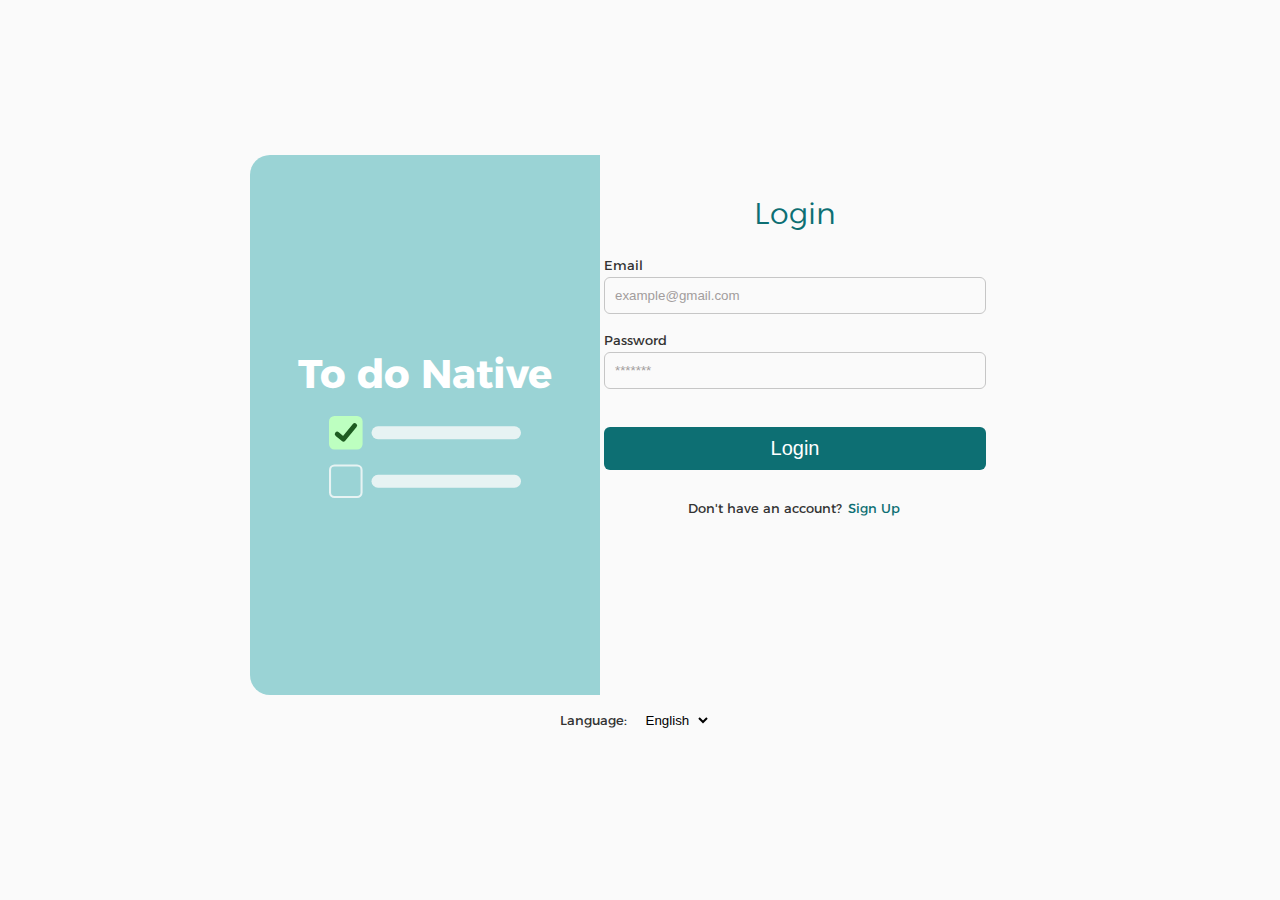
<file: index.html>
<!DOCTYPE html>
<html lang="en">

<head>
    <meta charset="UTF-8">
    <meta name="viewport" content="width=device-width, initial-scale=1.0">
    <title>To do Javascript</title>
    <link rel="stylesheet" href="./styles/colors.css">
    <link rel="stylesheet" href="./styles/general.css">
    <link rel="stylesheet" href="./styles/form.css">
    <script defer src="./scripts/translation.js"></script>
    <script defer src="./scripts/lang.js"></script>
    <script defer src="./scripts/auth.js"></script>
</head>

<body>
    <div class="login-page">
        <main>
            <aside>
                <h1>To do Native</h1>
                <img src="./assets/svgs/todoNative.svg" />
            </aside>
            <section class="form-container">
                <h2 data-key="login"></h2>
                <form id="loginForm" class="form">

                    <div class="input">
                        <label for="email" data-key="email"></label>
                        <input type="email" name="email" id="email" placeholder="example@gmail.com" />
                        <div id="emailError" class="error"></div>
                    </div>

                    <div class="input">
                        <label for="password" data-key="password"></label>
                        <input type="password" name="password" id="password" placeholder="*******" />
                        <div id="passwordError" class="error"></div>
                    </div>

                    <button class="primary-btn" data-key="login"></button>
                </form>

                <p>
                    <span data-key="signupMessage"></span>
                    <a href="./signup.html" class="text-btn" data-key="signup"></a>
                </p>
            </section>
        </main>
        <footer>
            <label for="language" class="language" data-key="language">Language:</label>
            <select name="language" id="language">
                <option value="en">English</option>
                <option value="ar">عربي</option>
            </select>
        </footer>
    </div>
</body>

</html>
</file>
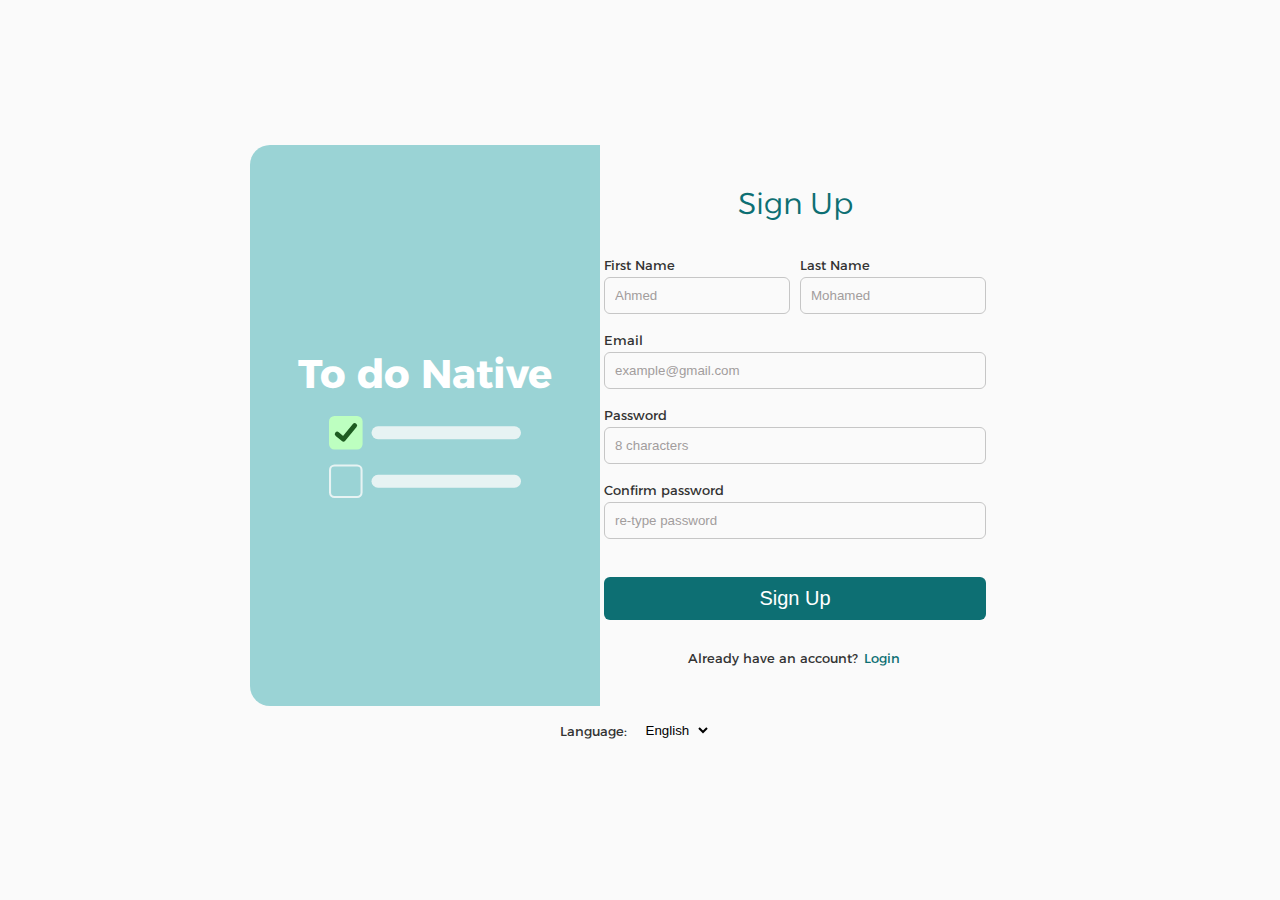
<file: signup.html>
<!DOCTYPE html>
<html lang="en">

<head>
    <meta charset="UTF-8">
    <meta name="viewport" content="width=device-width, initial-scale=1.0">
    <title>To do Javascript</title>
    <link rel="stylesheet" href="./styles/colors.css">
    <link rel="stylesheet" href="./styles/general.css">
    <link rel="stylesheet" href="./styles/form.css">

    <script defer src="./scripts/translation.js"></script>
    <script defer src="./scripts/lang.js"></script>
    <script defer src="./scripts/auth.js"></script>
</head>

<body>
    <div class="signup-page">
        <main>
            <aside>
                <h1>To do Native</h1>
                <img src="./assets/svgs/todoNative.svg" />
            </aside>
            <section class="form-container">
                <h2 data-key="signup"></h2>
                <form id="signupForm" class="form">

                    <div class="container-row">
                        <div class="input">
                            <label for="firstName" data-key="firstName"></label>
                            <input type="text" name="firstName" id="firstName" data-key="firstNamePlaceholder" />
                            <div id="firstNameError" class="error"></div>
                        </div>

                        <div class="input">
                            <label for="lastName" data-key="lastName"></label>
                            <input type="text" name="lastName" id="lastName" data-key="lastNamePlaceholder" />
                            <div id="lastNameError" class="error"></div>
                        </div>
                    </div>

                    <div class="input">
                        <label for="email" data-key="email"></label>
                        <input type="email" name="email" id="email" placeholder="example@gmail.com" />
                        <div id="emailError" class="error"></div>
                    </div>

                    <div class="input">
                        <label for="password" data-key="password"></label>
                        <input type="password" name="password" id="password" data-key="passwordPlaceholder"
                            placeholder="8 characters" />
                        <div id="passwordError" class="error"></div>
                    </div>

                    <div class="input">
                        <label for="confirmPassword" data-key="confirmPassword" data-key="confirmPassword"></label>
                        <input type="password" name="confirmPassword" id="confirmPassword"
                            data-key="confirmPasswordPlaceholder" />
                        <div id="confirmError" class="error"></div>
                    </div>

                    <button class="primary-btn" data-key="signup"></button>
                </form>

                <p>
                    <span data-key="loginMessage"></span>
                    <a href="./index.html" class="text-btn" data-key="login"></a>
                </p>
            </section>
        </main>
        <footer>
            <label for="language" class="language" data-key="language"></label>
            <select name="language" id="language">
                <option value="en">English</option>
                <option value="ar">عربي</option>
            </select>
        </footer>
    </div>
</body>

</html>
</file>
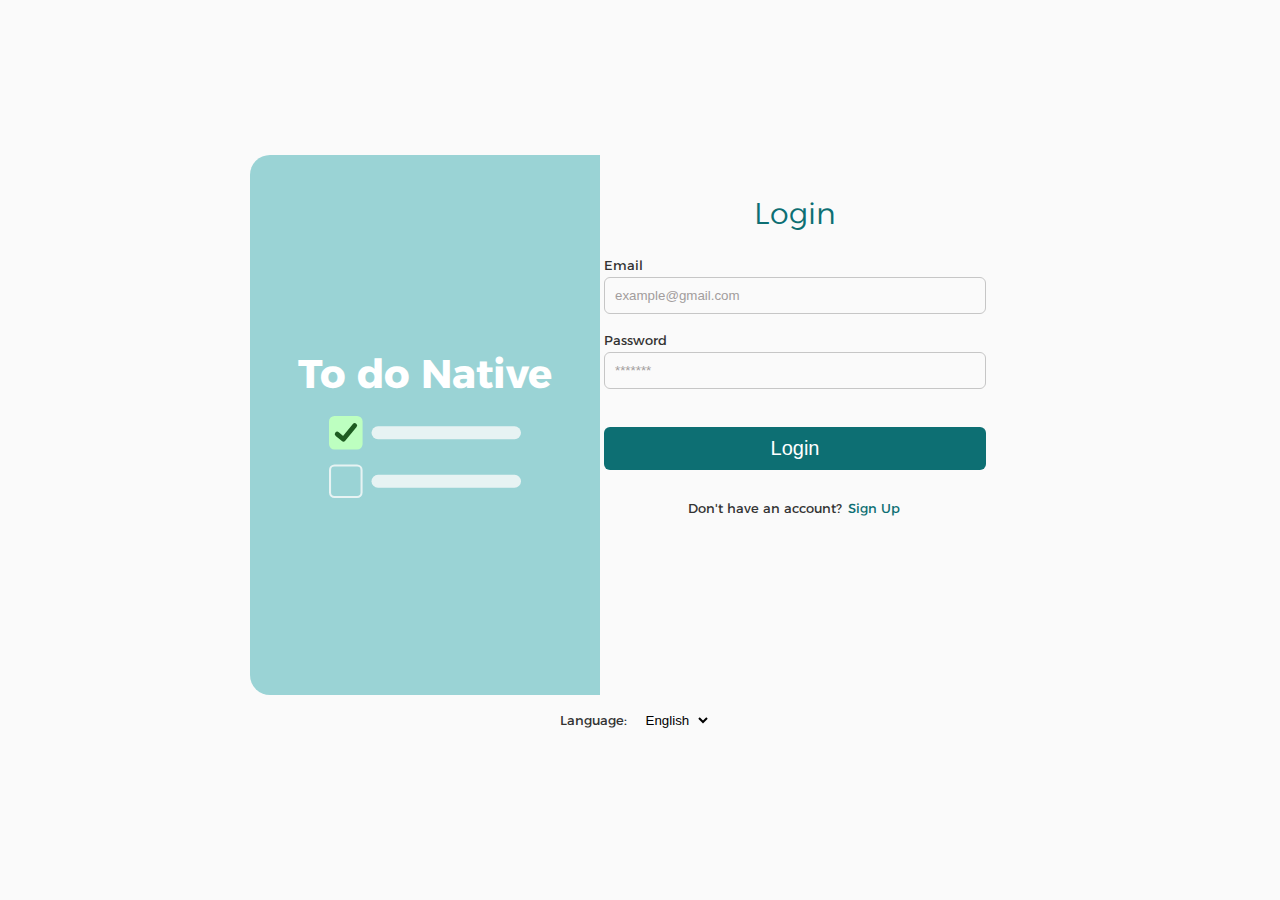
<file: tasks.html>
<!DOCTYPE html>
<html lang="en">

<head>
    <meta charset="UTF-8">
    <meta name="viewport" content="width=device-width, initial-scale=1.0">
    <title>To do Native</title>
    <link rel="stylesheet" href="./styles/colors.css">
    <link rel="stylesheet" href="./styles/general.css">
    <link rel="stylesheet" href="./styles/tasks.css">

    <script defer src="./scripts/tasks.js"></script>
</head>

<body>
    <div class="tasks-page">

        <header>
            <a href="./tasks.html">To do Native</a>
            <button class="text-btn" id="logout">Logout</button>
        </header>
        <main>
            <section class="greeting">
                <p>Good morning, Yasmin!👋</p>
                <h2><span>Today is</span> <span class="date">Sun, 14 Sep 2025</span></h2>
            </section>
            <section class="tasks-section">
                <form class="add-task" id="addTask">
                    <input type="text" id="newTask" placeholder="What is there do to?..." />
                    <button class="primary-btn">Add Task</button>
                </form>
                <div class="tasks-container" id="taskContainer"></div>
            </section>
        </main>
    </div>
</body>

</html>
</file>
<file: styles/colors.css>
:root {

    /* Brand colors */
    --primary-btn-color: hsl(182, 80%, 25%);
    --success-200: hsl(123, 100%, 87%);
    --success-800: hsl(123, 51%, 24%);
    --error: hsl(0, 90%, 64%);
    --warin: hsl(43, 75%, 62%);

    /* Neutral shades */
    --text-color: hsl(0, 0%, 20%);
    --placeholder-color: hsl(0, 2.6%, 62.5%);
    --background-color-100: hsl(0, 0%, 98%);
    --background-color-200: hsl(0, 0%, 98%);
    --background-color-300: hsl(182, 41%, 72%);

    --white: hsl(0, 0%, 100%);
    --todo-background-color: hsl(180, 33%, 96%);


}
</file>
<file: styles/general.css>
* {
    box-sizing: border-box;
    padding: 0;
    margin: 0;
}

@font-face {
    font-family: 'Alexandria';
    src: url('../assets/fonts/Alexandria/Alexandria-Light.ttf');
    font-weight: 300;
}

@font-face {
    font-family: 'Alexandria';
    src: url('../assets/fonts/Alexandria/Alexandria-Regular.ttf');
    font-weight: 400;
}

@font-face {
    font-family: 'Alexandria';
    src: url('../assets/fonts/Alexandria/Alexandria-Bold.ttf');
    font-weight: 700;
}

html {
    font-size: 62.5%;
    font-family: 'Alexandria';
    color: var(--text-color);
}

footer {
    background-color: var(--background-color-200);
    display: flex;
    min-height: 5rem;
    align-items: center;
    justify-content: flex-end;
}

select {
    padding: 0.5rem;
    border: none;
    border-radius: 4px;
    background-color: var(--background-color-400);
    margin-inline-end: 2rem;
}

.language {
    padding: 1rem;
    margin: 0;
}

h1 {
    font-size: 4rem;
    font-weight: 700;
    margin-block-end: 1.8rem;
}


.primary-btn {
    background-color: var(--primary-btn-color);
    color: var(--white);
    border: none;
    border-radius: 6px;
    padding: 1rem;
    cursor: pointer;
}

.secondary-btn {
    background-color: var(--white);
    color: var(--primary-btn-color);
    border: 2px solid var(--primary-btn-color);
    border-radius: 6px;
    padding: 1rem;
    cursor: pointer;
}

button.text-btn {
    background-color: transparent;
    color: var(--primary-btn-color);
    border: none;
    border-radius: 6px;
    padding: 0.5rem;
    cursor: pointer;
}

a.text-btn {
    color: var(--primary-btn-color);
    text-decoration: none;
    border-radius: 6px;
    padding: 0.2rem;
}

.text-btn:hover {
    background-color: var(--background-color-300);
}

input {
    background-color: transparent;
    border: 1px solid #C6C6C6;
    border-radius: 6px;
    padding: 1rem;
}

input::placeholder {
    color: var(--placeholder-color);
    opacity: 1;
}

.input-error {
    border: 1px solid var(--error);
}

.error {
    color: var(--error);
    padding: 4px;
}

@media (min-width: 1200px) {
    p {
        font-size: 1.3rem;
    }
}
</file>
<file: styles/form.css>
/* @import url('./colors.css'); */

.login-page,
.signup-page {
    background-color: var(--background-color-200);
    text-align: center;
    height: 100dvh;
}


aside {
    background-color: var(--background-color-300);
    color: var(--white);
    min-height: 28.8rem;
    align-content: center;
}

aside>img {
    max-width: 22.6rem;
    max-height: 8.2rem;
}

.form-container {
    background-color: var(--background-color-white-100);
    padding-inline: 2.4rem;
    padding-block: 4rem;
    border-radius: 20px;
    position: relative;
    top: -15px;
}

h2 {
    color: var(--primary-btn-color);
}

h2 {
    font-weight: 300;
    font-size: 3rem;
    margin-block-end: 2.5rem;
}

.form {
    text-align: start;
    margin-block-end: 3rem;
}

label {
    display: block;
    margin-block: 1rem 0.4rem;
}

input {
    width: 100%;
}

button {
    width: 100%;
    margin-block-start: 3rem;
    font-size: 2rem;
}

@media (min-width: 1200px) {

    .login-page,
    .signup-page {
        display: flex;
        justify-content: center;
        align-items: center;
        flex-direction: column;
        padding: 25px;
    }

    main {
        display: flex;
        justify-content: center;
        min-height: 540px;
    }

    aside {
        border-radius: 20px 0 0 20px;
        min-width: 350px;
    }

    label {
        font-size: 1.3rem;
    }

    .form-container {
        top: 0;
        right: 20px;
        width: 430px;
    }

    .container-row {
        display: flex;
        column-gap: 1rem;
    }
}
</file>
<file: styles/tasks.css>
header {
    background-color: var(--background-color-200);
    display: flex;
    min-height: 5rem;
    align-items: center;
    justify-content: space-between;
}

.tasks-page {
    background-color: var(--background-color-white-100);
}

.tasks-page>main {
    text-align: center;
    margin-inline: auto;
    margin-block-start: 4.5rem;
    margin-inline: 2.4rem;
}

.tasks-page>main>.greeting {
    text-align: start;
    margin-block-end: 2.4rem;
}


header>a {
    color: var(--primary-btn-color);
    text-decoration: none;
    font-size: 1.6rem;
    font-weight: 700;
    padding-inline: 2.4rem;
}

.add-task {
    display: flex;
    gap: 8px;
}

.add-task>input,
.add-task>button {
    font-size: 1.3rem;
}

.add-task>input {
    flex-grow: 1;
}

.tasks-section {
    background-color: var(--white);
    padding: 12px;
    border-radius: 6px;
}

.tasks-container {
    display: flex;
    flex-direction: column;
    gap: 10px;
    margin-block-start: 1.6rem;
    min-height: 40rem;
}

.nothing-to-do {
    min-height: 40rem;
    align-content: center;
}

.task {
    background-color: var(--todo-background-color);
    min-height: 3.2rem;
    display: flex;
    align-items: center;
    gap: 8px;
    border-radius: 4px;
    padding: 4px;
}

.task>span {
    font-size: 1.2rem;
}

.edit {
    margin-inline-start: auto;
}

.checkbox,
.actions>* {
    cursor: pointer;
}
</file>
